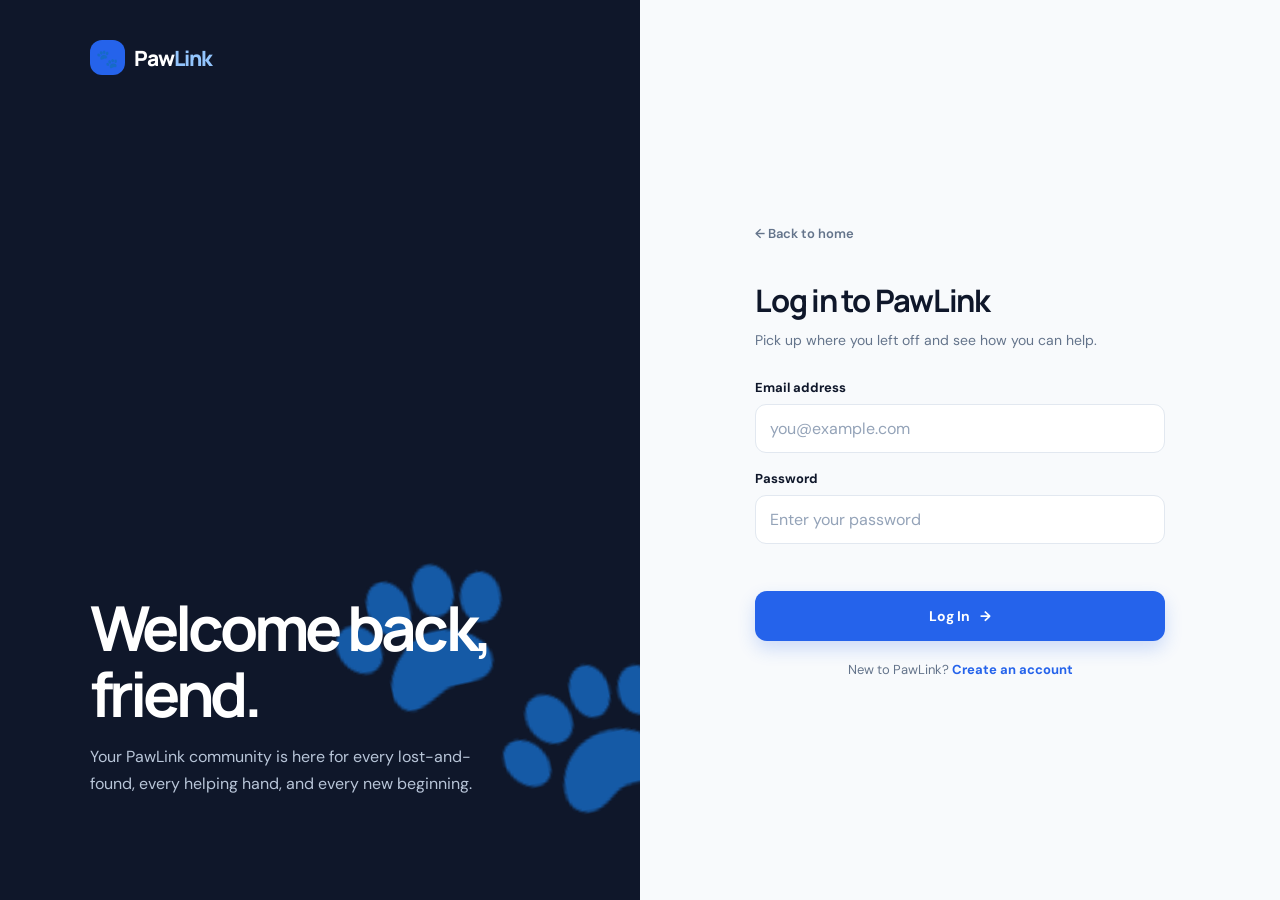
<file: login.html>
<!doctype html>
<html lang="en" data-theme="light">
<head>
  <meta charset="utf-8">
  <meta name="viewport" content="width=device-width, initial-scale=1">
  <meta name="theme-color" content="#f8fafc">
  <title>Log In — PawLink</title>
  <link rel="stylesheet" href="style.css">
  <script src="app.js" defer></script>
</head>
<body>
  <main class="auth-layout">
    <aside class="auth-aside">
      <a class="brand" href="index.html"><span class="brand-mark" aria-hidden="true">🐾</span><span>Paw<span class="brand-accent">Link</span></span></a>
      <div class="auth-aside-copy"><h1>Welcome back, friend.</h1><p>Your PawLink community is here for every lost-and-found, every helping hand, and every new beginning.</p></div>
      <div class="auth-aside-art" aria-hidden="true">🐾</div>
    </aside>
    <section class="auth-main" aria-labelledby="login-title">
      <div class="auth-card">
        <a class="back-link" href="index.html">← Back to home</a>
        <h2 id="login-title">Log in to PawLink</h2>
        <p class="auth-subtitle">Pick up where you left off and see how you can help.</p>
        <form data-auth-form="login" novalidate>
          <label class="form-field"><span>Email address</span><input type="email" name="email" autocomplete="email" placeholder="you@example.com" required></label>
          <label class="form-field"><span>Password</span><input type="password" name="password" autocomplete="current-password" placeholder="Enter your password" required></label>
          <p class="form-error" data-form-error role="alert" aria-live="polite"></p>
          <button class="button button-primary auth-submit" type="submit">Log In <span aria-hidden="true">→</span></button>
        </form>
        <p class="auth-footnote">New to PawLink? <a href="signup.html">Create an account</a></p>
      </div>
    </section>
  </main>
</body>
</html>
</file>
<file: style.css>
@import url('https://fonts.googleapis.com/css2?family=DM+Sans:wght@400;500;600;700&family=Manrope:wght@400;500;600;700;800&display=swap');

:root {
  color-scheme: light;
  --primary: #2563eb;
  --primary-hover: #1d4ed8;
  --primary-soft: #eff6ff;
  --dark-slate: #0f172a;
  --light-mode: #f8fafc;
  --page: #f8fafc;
  --surface: #ffffff;
  --surface-soft: #f1f5f9;
  --text: #0f172a;
  --muted: #64748b;
  --border: #e2e8f0;
  --coral: #ff8f78;
  --green: #bce7ce;
  --shadow: 0 18px 55px rgba(15, 23, 42, .10);
  --sidebar-width: 248px;
  font-family: 'DM Sans', sans-serif;
}

:root[data-theme='dark'] {
  color-scheme: dark;
  --page: #0f172a;
  --surface: #172338;
  --surface-soft: #1e293b;
  --text: #f8fafc;
  --muted: #a7b3c5;
  --border: #334155;
  --primary-soft: #172f59;
  --shadow: 0 18px 55px rgba(0, 0, 0, .28);
}

* { box-sizing: border-box; }
html { scroll-behavior: smooth; }
body { margin: 0; min-width: 320px; background: var(--page); color: var(--text); font-family: 'DM Sans', sans-serif; transition: background-color .2s ease, color .2s ease; }
button, input { font: inherit; }
a { color: inherit; text-decoration: none; }
button { color: inherit; }
:focus-visible { outline: 3px solid #93c5fd; outline-offset: 3px; }
.page-container { width: min(1180px, calc(100% - 64px)); margin-inline: auto; }

.brand { display: inline-flex; align-items: center; gap: 9px; font-family: 'Manrope', sans-serif; font-size: 21px; font-weight: 800; letter-spacing: -1px; white-space: nowrap; }
.brand-mark { display: grid; width: 35px; height: 35px; place-items: center; border-radius: 12px; background: var(--primary); color: white; font-size: 18px; letter-spacing: 0; }
.brand-accent { color: var(--primary); }
.brand-small { font-size: 18px; }
.brand-small .brand-mark { width: 30px; height: 30px; font-size: 15px; border-radius: 10px; }
.button { display: inline-flex; align-items: center; justify-content: center; gap: 10px; min-height: 44px; padding: 0 19px; border: 1px solid transparent; border-radius: 12px; font-weight: 700; font-size: 14px; transition: transform .18s ease, background-color .18s ease, border-color .18s ease; }
.button:hover { transform: translateY(-2px); }
.button-primary { background: var(--primary); color: #fff; box-shadow: 0 8px 18px rgba(37, 99, 235, .2); }
.button-primary:hover { background: var(--primary-hover); }
.button-quiet { color: var(--text); }
.button-quiet:hover, .button-outline:hover { background: var(--surface-soft); }
.button-outline { border-color: var(--border); color: var(--text); }
.button-large { min-height: 54px; padding-inline: 25px; border-radius: 14px; font-size: 15px; }
.icon-button { display: inline-grid; width: 42px; height: 42px; place-items: center; border: 1px solid var(--border); border-radius: 12px; background: var(--surface); cursor: pointer; font-size: 18px; }
.icon-button:hover { background: var(--surface-soft); }

/* Public landing */
.public-header { display: flex; width: min(1320px, calc(100% - 64px)); height: 88px; align-items: center; justify-content: space-between; margin-inline: auto; }
.public-nav { display: flex; gap: 35px; margin-left: auto; margin-right: 56px; color: var(--muted); font-size: 14px; font-weight: 600; }
.public-nav a:hover { color: var(--primary); }
.header-actions { display: flex; align-items: center; gap: 10px; }
.hero { display: grid; min-height: 620px; grid-template-columns: .92fr 1.08fr; align-items: center; gap: 56px; padding-top: 20px; padding-bottom: 66px; }
.hero-copy { padding: 19px 0 0 8px; }
.eyebrow { display: inline-flex; align-items: center; gap: 9px; margin: 0 0 22px; color: var(--primary); font-size: 12px; font-weight: 700; letter-spacing: .09em; text-transform: uppercase; }
.eyebrow-dot { width: 8px; height: 8px; border-radius: 50%; background: var(--primary); box-shadow: 0 0 0 5px rgba(37, 99, 235, .12); }
.hero h1 { margin: 0; font-family: 'Manrope', sans-serif; font-size: clamp(56px, 6.7vw, 88px); font-weight: 800; line-height: .99; letter-spacing: -.075em; }
.title-highlight { color: var(--primary); }
.hero-description { max-width: 440px; margin: 23px 0 27px; color: var(--muted); font-size: 16px; line-height: 1.75; }
.hero-actions { display: flex; flex-wrap: wrap; gap: 12px; }
.social-proof { display: flex; align-items: center; gap: 13px; margin-top: 38px; }
.avatar-stack { display: flex; padding-left: 4px; }
.avatar-stack span { display: grid; width: 32px; height: 32px; place-items: center; margin-left: -5px; border: 2px solid var(--page); border-radius: 50%; background: #dbeafe; color: #1e3a8a; font-size: 11px; font-weight: 700; }
.avatar-stack span:nth-child(2) { background: #ffe4d6; color: #9a3412; }
.avatar-stack span:nth-child(3) { background: #dcfce7; color: #166534; }
.avatar-stack span:nth-child(4) { background: var(--primary); color: white; }
.social-proof p { margin: 0; font-size: 11px; line-height: 1.55; }
.social-proof strong { font-size: 12px; }
.social-proof p span { color: var(--muted); }
.hero-visual { position: relative; min-width: 0; padding: 10px 24px 18px 18px; }
.photo-frame { position: relative; overflow: hidden; height: 476px; border-radius: 35% 35% 25px 25px; background: #dbeafe; box-shadow: var(--shadow); }
.photo-frame::after { position: absolute; inset: 45% 0 0; background: linear-gradient(transparent, rgba(15, 23, 42, .45)); content: ''; pointer-events: none; }
.photo-frame img { width: 100%; height: 100%; object-fit: cover; object-position: center; }
.photo-label { position: absolute; z-index: 1; right: 24px; bottom: 23px; left: 24px; display: flex; align-items: center; gap: 12px; color: white; }
.label-icon { display: grid; width: 42px; height: 42px; place-items: center; border-radius: 14px; background: rgba(255,255,255,.2); font-size: 20px; backdrop-filter: blur(8px); }
.photo-label strong, .photo-label small { display: block; }
.photo-label strong { font-size: 15px; }
.photo-label small { margin-top: 3px; color: rgba(255,255,255,.8); font-size: 12px; }
.floating-note { position: absolute; z-index: 2; display: flex; align-items: center; gap: 11px; padding: 13px 16px; border: 1px solid rgba(226,232,240,.7); border-radius: 16px; background: var(--surface); box-shadow: var(--shadow); }
.note-top { top: 72px; left: -19px; }
.note-bottom { right: 0; bottom: 55px; }
.note-icon { display: grid; width: 38px; height: 38px; place-items: center; border-radius: 12px; font-size: 23px; }
.note-blue { background: #dbeafe; color: var(--primary); }
.note-coral { background: #ffebe5; color: #e76d59; }
.floating-note strong, .floating-note small { display: block; white-space: nowrap; }
.floating-note strong { font-size: 12px; }
.floating-note small { margin-top: 4px; color: var(--muted); font-size: 10px; }
.hero-sparkle { position: absolute; color: var(--coral); }
.sparkle-one { top: 3px; right: 3px; font-size: 29px; }
.sparkle-two { right: 10px; bottom: 5px; color: #6ea8ff; font-size: 18px; }
.value-strip { padding: 35px 0; border-top: 1px solid var(--border); border-bottom: 1px solid var(--border); background: var(--surface); }
.value-grid { display: grid; grid-template-columns: repeat(3, 1fr); gap: 38px; }
.value-item { display: flex; align-items: center; gap: 15px; }
.value-icon { display: grid; flex: 0 0 48px; width: 48px; height: 48px; place-items: center; border-radius: 16px; font-size: 25px; }
.value-icon-blue { background: #e8f0ff; color: var(--primary); }
.value-icon-peach { background: #fff0e8; color: #ed8067; }
.value-icon-green { background: #e8f7ed; color: #369667; }
.value-item h2 { margin: 0 0 5px; font-family: 'Manrope', sans-serif; font-size: 14px; }
.value-item p { margin: 0; color: var(--muted); font-size: 12px; line-height: 1.5; }
.public-footer { display: flex; min-height: 82px; align-items: center; justify-content: space-between; color: var(--muted); font-size: 11px; }
.public-footer p { margin: 0; }

/* Authentication pages */
.auth-layout { display: grid; min-height: 100vh; grid-template-columns: 1fr 1fr; }
.auth-aside { position: relative; display: flex; min-height: 100vh; flex-direction: column; justify-content: space-between; overflow: hidden; padding: 40px clamp(35px, 7vw, 100px); background: var(--dark-slate); color: #fff; }
.auth-aside .brand-accent { color: #93c5fd; }
.auth-aside-copy { position: relative; z-index: 1; max-width: 480px; padding-bottom: 7vh; }
.auth-aside-copy h1 { margin: 0 0 16px; font-family: 'Manrope', sans-serif; font-size: clamp(37px, 5vw, 62px); line-height: 1.06; letter-spacing: -.06em; }
.auth-aside-copy p { max-width: 390px; margin: 0; color: #b8c5d8; font-size: 16px; line-height: 1.7; }
.auth-aside-art { position: absolute; right: -40px; bottom: 4%; width: 56%; opacity: .8; font-size: clamp(130px, 22vw, 300px); text-align: center; transform: rotate(-12deg); }
.auth-main { display: grid; min-height: 100vh; place-items: center; padding: 36px; }
.auth-card { width: min(100%, 410px); }
.auth-card .back-link { display: inline-block; margin-bottom: 37px; color: var(--muted); font-size: 13px; font-weight: 600; }
.auth-card h2 { margin: 0 0 8px; font-family: 'Manrope', sans-serif; font-size: 31px; letter-spacing: -.04em; }
.auth-card .auth-subtitle { margin: 0 0 28px; color: var(--muted); font-size: 14px; line-height: 1.6; }
.form-field { display: block; margin-bottom: 17px; }
.form-field span { display: block; margin-bottom: 8px; font-size: 13px; font-weight: 700; }
.form-field input { width: 100%; height: 49px; padding: 0 14px; border: 1px solid var(--border); border-radius: 11px; background: var(--surface); color: var(--text); }
.form-field input::placeholder { color: #94a3b8; }
.form-error { min-height: 20px; margin: 0 0 10px; color: #dc2626; font-size: 12px; }
.auth-submit { width: 100%; min-height: 50px; border: 0; cursor: pointer; }
.auth-footnote { margin: 20px 0 0; color: var(--muted); font-size: 13px; text-align: center; }
.auth-footnote a { color: var(--primary); font-weight: 700; }

/* Protected app shell: fixed desktop sidebar, compact mobile bar and drawer */
.app-shell { min-height: 100vh; }
.sidebar { position: fixed; z-index: 5; inset: 0 auto 0 0; display: flex; width: var(--sidebar-width); flex-direction: column; padding: 27px 19px 20px; border-right: 1px solid var(--border); background: var(--surface); }
.sidebar .brand { margin: 0 0 44px 7px; }
.sidebar-label { margin: 0 0 12px 10px; color: #94a3b8; font-size: 10px; font-weight: 700; letter-spacing: .12em; text-transform: uppercase; }
.sidebar-nav { display: grid; gap: 6px; }
.sidebar-nav a { display: flex; align-items: center; gap: 12px; min-height: 44px; padding: 0 12px; border-radius: 11px; color: var(--muted); font-size: 13px; font-weight: 600; }
.sidebar-nav a:hover, .sidebar-nav a[aria-current='page'] { background: var(--primary-soft); color: var(--primary); }
.nav-icon { width: 20px; font-size: 17px; text-align: center; }
.sidebar-bottom { display: grid; gap: 8px; margin-top: auto; }
.sidebar-user { display: flex; align-items: center; gap: 10px; padding: 12px 5px 0; border-top: 1px solid var(--border); }
.user-avatar { display: grid; flex: 0 0 36px; width: 36px; height: 36px; place-items: center; border-radius: 50%; background: #dbeafe; color: #1e40af; font-size: 13px; font-weight: 700; }
.sidebar-user strong, .sidebar-user small { display: block; max-width: 135px; overflow: hidden; text-overflow: ellipsis; white-space: nowrap; }
.sidebar-user strong { font-size: 12px; }
.sidebar-user small { margin-top: 3px; color: var(--muted); font-size: 10px; }
.sidebar-action { display: flex; width: 100%; align-items: center; gap: 12px; padding: 10px 12px; border: 0; border-radius: 10px; background: transparent; color: var(--muted); cursor: pointer; font-size: 12px; text-align: left; }
.sidebar-action:hover { background: var(--surface-soft); color: var(--text); }
.mobile-topbar { display: none; }
.app-main { min-height: 100vh; margin-left: var(--sidebar-width); padding: 38px clamp(25px, 5vw, 68px); }
.app-content { width: min(980px, 100%); margin-inline: auto; }
.app-welcome { display: flex; align-items: center; justify-content: space-between; gap: 20px; }
.app-welcome h1 { margin: 0 0 7px; font-family: 'Manrope', sans-serif; font-size: clamp(27px, 3vw, 38px); letter-spacing: -.05em; }
.app-welcome p { margin: 0; color: var(--muted); font-size: 14px; }
.welcome-banner { position: relative; display: flex; min-height: 235px; align-items: center; justify-content: space-between; overflow: hidden; margin-top: 32px; padding: 35px 42px; border-radius: 22px; background: linear-gradient(115deg, #1d4ed8, #3b82f6); color: white; }
.welcome-banner h2 { max-width: 440px; margin: 0 0 11px; font-family: 'Manrope', sans-serif; font-size: clamp(25px, 3vw, 35px); letter-spacing: -.04em; }
.welcome-banner p { max-width: 430px; margin: 0 0 20px; color: #dbeafe; font-size: 13px; line-height: 1.6; }
.welcome-banner .button { background: white; color: #1d4ed8; }
.banner-paw { margin-right: 25px; color: rgba(255,255,255,.24); font-size: clamp(95px, 15vw, 175px); transform: rotate(-16deg); }
.section-heading { display: flex; align-items: center; justify-content: space-between; margin: 36px 0 16px; }
.section-heading h2 { margin: 0; font-family: 'Manrope', sans-serif; font-size: 18px; }
.section-heading span { color: var(--muted); font-size: 12px; }
.action-grid { display: grid; grid-template-columns: repeat(3, 1fr); gap: 15px; }
.action-card { min-height: 150px; padding: 20px; border: 1px solid var(--border); border-radius: 16px; background: var(--surface); }
.action-card .value-icon { width: 40px; height: 40px; min-height: 40px; margin-bottom: 13px; border-radius: 13px; font-size: 20px; }
.action-card h3 { margin: 0 0 6px; font-family: 'Manrope', sans-serif; font-size: 14px; }
.action-card p { margin: 0; color: var(--muted); font-size: 11px; line-height: 1.5; }
.drawer-backdrop { display: none; }

@media (max-width: 900px) {
  .public-nav { gap: 20px; margin-right: 25px; }
  .hero { min-height: auto; grid-template-columns: 1fr 1fr; gap: 25px; padding-top: 38px; }
  .hero h1 { font-size: clamp(55px, 8vw, 75px); }
  .photo-frame { height: 410px; }
  .note-top { left: -8px; }
  .value-grid { gap: 20px; }
  .value-item { align-items: flex-start; }
  .value-icon { flex-basis: 42px; width: 42px; height: 42px; }
}
@media (max-width: 680px) {
  .page-container { width: min(100% - 40px, 500px); }
  .public-header { width: calc(100% - 36px); height: 72px; }
  .public-nav, .header-login { display: none; }
  .header-actions { gap: 7px; }
  .header-actions .button { min-height: 40px; padding-inline: 13px; font-size: 12px; }
  .header-actions .icon-button { width: 39px; height: 39px; }
  .hero { grid-template-columns: 1fr; gap: 30px; padding-top: 29px; padding-bottom: 42px; }
  .hero-copy { padding: 0; }
  .eyebrow { margin-bottom: 16px; font-size: 10px; }
  .hero h1 { font-size: clamp(58px, 16vw, 80px); }
  .hero-description { max-width: 450px; margin: 17px 0 22px; font-size: 14px; }
  .button-large { min-height: 49px; padding-inline: 20px; font-size: 13px; }
  .social-proof { margin-top: 25px; }
  .hero-visual { padding: 6px 12px 14px; }
  .photo-frame { height: min(100vw, 390px); border-radius: 44% 44% 22px 22px; }
  .note-top { top: 45px; left: -1px; }
  .note-bottom { right: -5px; bottom: 36px; }
  .floating-note { gap: 8px; padding: 10px 11px; }
  .note-icon { width: 32px; height: 32px; }
  .floating-note strong { font-size: 10px; }
  .floating-note small { font-size: 9px; }
  .value-strip { padding: 25px 0; }
  .value-grid { grid-template-columns: 1fr; gap: 20px; }
  .value-item { align-items: center; }
  .public-footer { min-height: 78px; flex-wrap: wrap; gap: 4px 12px; padding-block: 15px; }
  .public-footer p { order: 3; width: 100%; }
  .brand { font-size: 19px; }
  .auth-layout { grid-template-columns: 1fr; }
  .auth-aside { display: none; }
  .auth-main { min-height: 100svh; padding: 28px 22px; }
  .auth-card .back-link { margin-bottom: 30px; }
  .app-main { margin-left: 0; padding: 92px 20px 32px; }
  .sidebar { z-index: 11; width: min(300px, 84vw); transform: translateX(-105%); transition: transform .22s ease; box-shadow: var(--shadow); }
  .sidebar.is-open { transform: translateX(0); }
  .sidebar .brand { margin-bottom: 36px; }
  .mobile-topbar { position: fixed; z-index: 8; inset: 0 0 auto; display: flex; height: 66px; align-items: center; justify-content: space-between; padding: 0 18px; border-bottom: 1px solid var(--border); background: var(--surface); }
  .mobile-topbar .brand { font-size: 18px; }
  .mobile-topbar .brand-mark { width: 31px; height: 31px; font-size: 16px; }
  .mobile-bar-actions { display: flex; gap: 8px; }
  .menu-toggle { width: 40px; height: 40px; }
  .drawer-backdrop.is-visible { position: fixed; z-index: 10; inset: 0; display: block; border: 0; background: rgba(15, 23, 42, .45); }
  .app-welcome { align-items: flex-start; }
  .app-welcome .button { min-height: 40px; padding-inline: 12px; font-size: 11px; white-space: nowrap; }
  .welcome-banner { min-height: 220px; margin-top: 24px; padding: 25px; }
  .banner-paw { position: absolute; right: -5px; bottom: -27px; margin: 0; font-size: 130px; }
  .welcome-banner > div:first-child { position: relative; z-index: 1; }
  .action-grid { grid-template-columns: 1fr; gap: 10px; }
  .action-card { display: grid; min-height: 0; grid-template-columns: 45px 1fr; column-gap: 12px; align-items: center; padding: 14px; }
  .action-card .value-icon { grid-row: span 2; margin: 0; }
  .action-card h3 { align-self: end; }
  .action-card p { align-self: start; }
}
@media (prefers-reduced-motion: reduce) { *, *::before, *::after { scroll-behavior: auto !important; transition-duration: .01ms !important; } }
</file>
